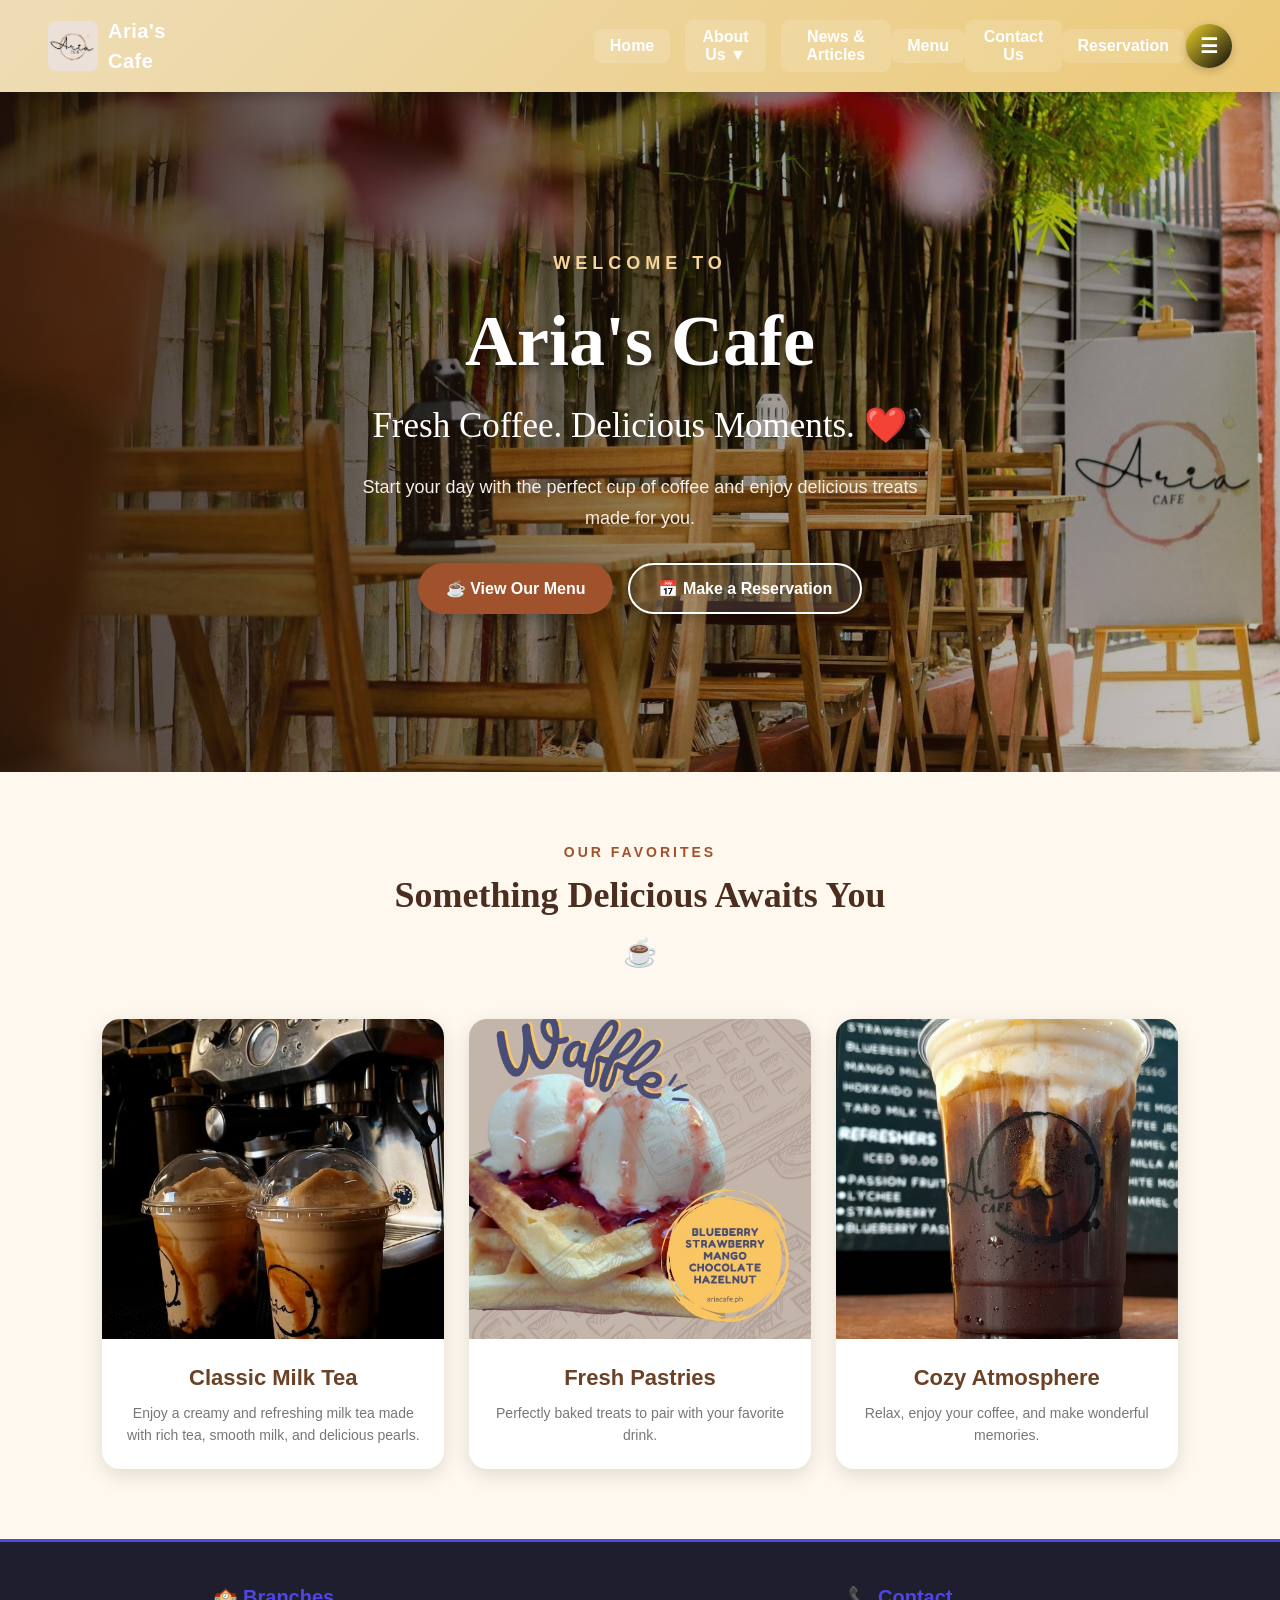
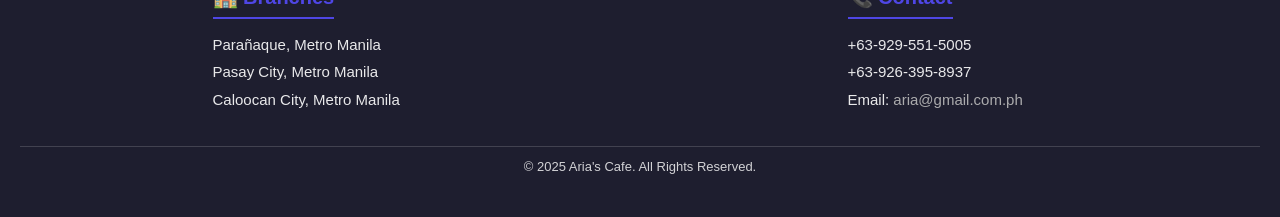
<file: index.html>
<!DOCTYPE html>
<html lang="en">
<head>
  <meta charset="UTF-8">
  <title>Aria's Cafe</title>
  <link rel="stylesheet" href="dcsa.css">
</head>
<body>

  <!-- ===== NAVIGATION ===== -->
  <nav>
    <div style="display: flex; align-items: center; gap: 10px;">
      <img src="olog.jpg" alt="Datamex Logo" style="width: 50px; height: 50px;">
      <strong>Aria's Cafe</strong>
    </div>
    
    <div class="nav-buttons">
      <button class="btn" onclick="window.location.href='index.html'">Home</button>
      <div class="dropdown">
        <button class="btn">About Us ▼</button>
        <div class="dropdown-content">
          <button onclick="window.location.href='history.html'">Our History</button>   
          <button onclick="window.location.href='mission.html'">Our Mission & Vision</button>
        </div>
      </div>

      <button class="btn" onclick="window.location.href='news.html'">News & Articles</button>
    </div>

    <button class="btn" onclick="window.location.href='menu.html'">Menu</button>
  </div>

    <button class="btn" onclick="window.location.href='contact.html'">Contact Us</button>
  </div>

  <button class="btn" onclick="window.location.href='reservation.html'">Reservation</button>
</div>

    <div class="profile-wrapper" id="profileWrapper">
      <button id="profileBtn" class="profile-btn" aria-haspopup="true" aria-expanded="false">☰</button>
      <ul id="profileMenu" class="profile-menu">
        <li><a href="profile.html" class="profile-item">👤 My Profile</a></li>
        <li><a href="login.html" id="logoutBtn" class="profile-item">➜] Logout</a></li>
      </ul>
    </div>
  </nav>

  <!-- ===== HOME SECTION ===== -->
<section id="home" class="home-hero">

  <div class="hero-overlay"></div>

  <div class="hero-content">
    <p class="hero-small">WELCOME TO</p>

    <h1>Aria's Cafe</h1>

    <p class="hero-subtitle">
      Fresh Coffee. Delicious Moments. ❤️
    </p>

    <p class="hero-description">
      Start your day with the perfect cup of coffee
      and enjoy delicious treats made for you.
    </p>

    <div class="hero-buttons">
      <button onclick="window.location.href='menu.html'" class="hero-btn">
        ☕ View Our Menu
      </button>

      <button onclick="window.location.href='reservation.html'" class="hero-btn outline">
        📅 Make a Reservation
      </button>
    </div>
  </div>

</section>

<!-- ===== FEATURED SECTION ===== -->
<section class="featured-section">

  <div class="section-title">
    <p>OUR FAVORITES</p>
    <h2>Something Delicious Awaits You</h2>
    <span>☕</span>
  </div>

  <div class="featured-grid">

    <div class="featured-card">
      <img src="b1.jpg" alt="Fresh Coffee">
      <div class="featured-info">
        <h3>Classic Milk Tea</h3>
        <p>
          Enjoy a creamy and refreshing milk tea made with rich tea, smooth milk, and delicious pearls.
        </p>
      </div>
    </div>

    <div class="featured-card">
      <img src="b3.jpg" alt="Fresh Pastries">
      <div class="featured-info">
        <h3>Fresh Pastries</h3>
        <p>
          Perfectly baked treats to pair with your favorite drink.
        </p>
      </div>
    </div>

    <div class="featured-card">
      <img src="b4.jpg" alt="Cozy Cafe">
      <div class="featured-info">
        <h3>Cozy Atmosphere</h3>
        <p>
          Relax, enjoy your coffee, and make wonderful memories.
        </p>
      </div>
    </div>

  </div>

</section>


  


  <!-- ===== FOOTER ===== -->
  <footer class="footer">
    <div class="footer-container">
      
      <div class="footer-section">
        <h2>🏫 Branches</h2>
        <p>Parañaque, Metro Manila</p>
        <p>Pasay City, Metro Manila</p>
        <p>Caloocan City, Metro Manila</p>
      </div>

      <div class="footer-section">
        <h2>📞 Contact</h2>
        <p>+63-929-551-5005</p>
        <p>+63-926-395-8937</p>
        <p>Email: <a href="mailto:info@datamex.edu.ph">aria@gmail.com.ph</a></p>
      </div>

    </div>

    <div class="footer-bottom">
      <p>© 2025 Aria's Cafe. All Rights Reserved.</p>
    </div>
  </footer>

  <script src="dcsa.js"></script>
</body>
</html>
</file>
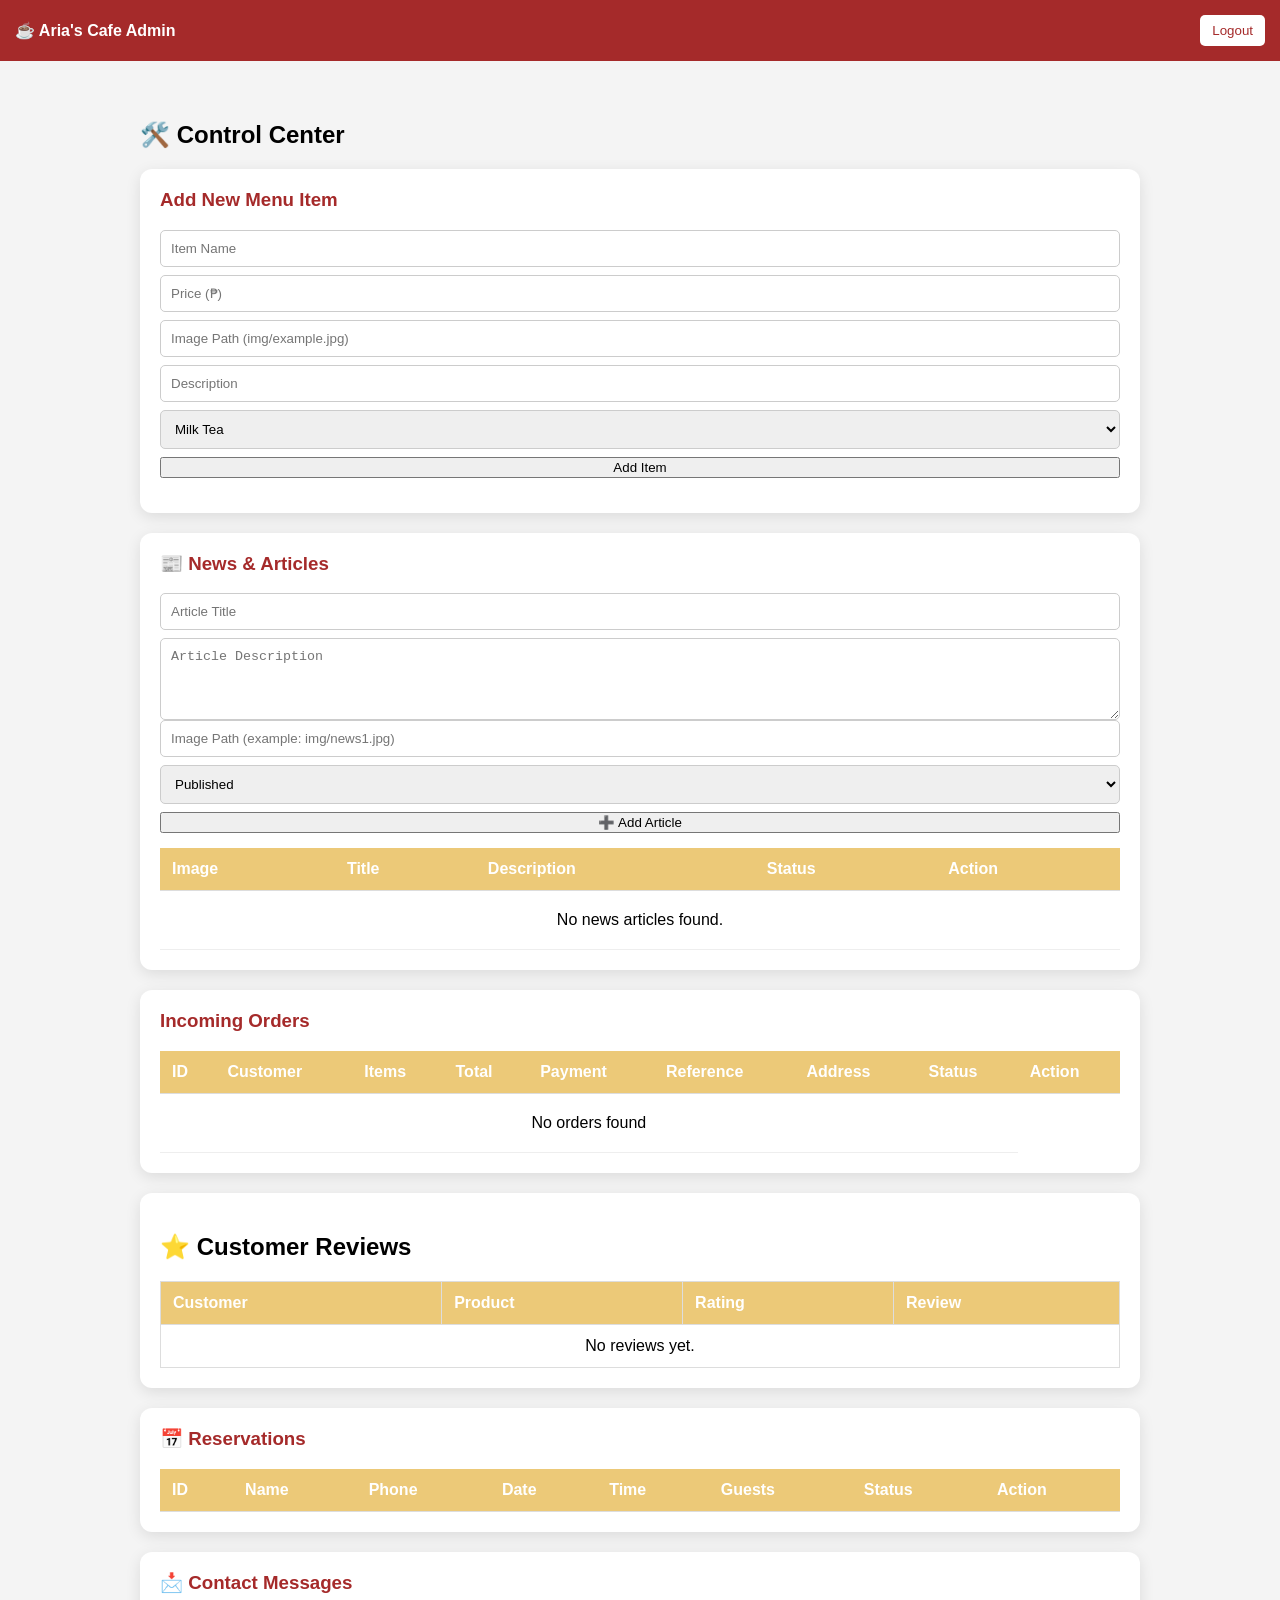
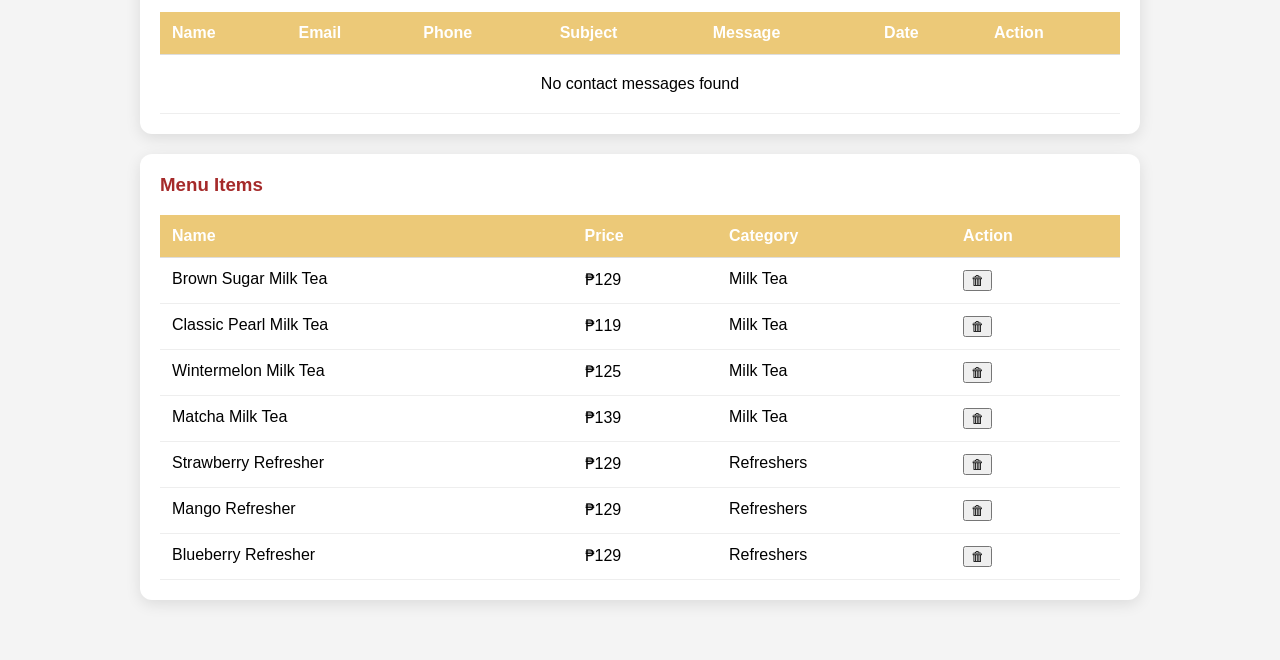
<file: admin.html>
<!DOCTYPE html>
<html lang="en">
<head>
<meta charset="UTF-8">
<meta name="viewport" content="width=device-width, initial-scale=1.0">
<title>Admin Dashboard - Aria's Cafe</title>

<style>
body{font-family:Arial;margin:0;background:#f4f4f4}
nav{display:flex;justify-content:space-between;align-items:center;background:brown;color:white;padding:15px}
.btn{padding:8px 12px;background:white;color:brown;border:none;border-radius:5px;cursor:pointer}
.admin-container{padding:40px;max-width:1000px;margin:auto}
.admin-card{background:white;padding:20px;border-radius:12px;box-shadow:0 4px 15px rgba(0,0,0,0.1);margin-bottom:20px}
.admin-table{width:100%;border-collapse:collapse;margin-top:15px}
.admin-table th,.admin-table td{border-bottom:1px solid #ddd;padding:12px;text-align:left}
.form-group{margin-bottom:15px;display:flex;flex-direction:column}
.form-group input,.form-group select{padding:10px;border-radius:5px;border:1px solid #ccc;margin-bottom:8px}
.status-badge{padding:5px 10px;border-radius:20px;font-size:12px;font-weight:bold}
.status-pending{background:#fef9c3;color:#854d0e}
.status-receive{background:#3498db;color:white;}
.status-ship{background: #e8ec05; color: white;}
.status-rejected{background:#e74c3c;color:white;}
.status-complete{background:#dcfce7;color:#166534}
/* CONTACT SECTION */
.admin-card h3{
  margin-top:0;
  color:brown;
}

.admin-table{
  width:100%;
  border-collapse:collapse;
  margin-top:15px;
}

.admin-table th{
  background:#ecc978;
  color:white;
  padding:12px;
}

.admin-table td{
  padding:12px;
  border-bottom:1px solid #eee;
  vertical-align:top;
}

.admin-table tr:hover{
  background:#fafafa;
}

/* CONTACT MESSAGE BOX */
.message-cell{
  max-width:250px;
  white-space:normal;
  word-wrap:break-word;
}

.review-table{
  width:100%;
  border-collapse:collapse;
  margin-top:15px;
}

.review-table th,
.review-table td{
  border:1px solid #ddd;
  padding:12px;
  text-align:left;
}

.review-table th{
  background:#ecc978;
  color:white;
}

.review-table tr:nth-child(even){
  background:#f9f9f9;
}

.review-stars{
  color:gold;
  font-size:18px;
}

</style>
</head>
<body>

<nav>
<strong>☕ Aria's Cafe Admin</strong>
<div>
<button class="btn" onclick="logout()">Logout</button>
</div>
</nav>

<div class="admin-container">
<h2>🛠️ Control Center</h2>

<!-- ADD MENU -->
<div class="admin-card">
<h3>Add New Menu Item</h3>
<div class="form-group">
<input type="text" id="pName" placeholder="Item Name">
<input type="number" id="pPrice" placeholder="Price (₱)">
<input type="text" id="pImg" placeholder="Image Path (img/example.jpg)">
<input type="text" id="pDescription" placeholder="Description">
<select id="pCategory">
<option value="Milk Tea">Milk Tea</option>
<option value="Refreshers">Refreshers</option>
</select>
<button onclick="addProduct()">Add Item</button>
</div>
</div>

<!-- NEWS & ARTICLES -->
<div class="admin-card">
  <h3>📰 News & Articles</h3>

  <div class="form-group">
    <input type="hidden" id="newsEditIndex">

    <input
      type="text"
      id="newsTitle"
      placeholder="Article Title"
    >

    <textarea
      id="newsDescription"
      placeholder="Article Description"
      rows="4"
      style="padding:10px;border-radius:5px;border:1px solid #ccc;resize:vertical;"
    ></textarea>

    <input
      type="text"
      id="newsImage"
      placeholder="Image Path (example: img/news1.jpg)"
    >

    <select id="newsStatus">
      <option value="Published">Published</option>
      <option value="Hidden">Hidden</option>
    </select>

    <button onclick="saveNews()">➕ Add Article</button>
  </div>

  <table class="admin-table">
    <thead>
      <tr>
        <th>Image</th>
        <th>Title</th>
        <th>Description</th>
        <th>Status</th>
        <th>Action</th>
      </tr>
    </thead>

    <tbody id="newsAdminBody"></tbody>
  </table>
</div>

<!-- ORDERS -->
<div class="admin-card">
<h3>Incoming Orders</h3>
<table class="admin-table">
<thead>
  <tr>
    <th>ID</th>
    <th>Customer</th>
    <th>Items</th>
    <th>Total</th>
    <th>Payment</th>
    <th>Reference</th>
    <th>Address</th>
    <th>Status</th>
    <th>Action</th>
    </tr>
</thead>
<tbody id="adminOrdersBody"></tbody>
</table>
</div>

<div class="admin-card">
  <h2>⭐ Customer Reviews</h2>

  <table class="review-table">
    <thead>
      <tr>
        <th>Customer</th>
        <th>Product</th>
        <th>Rating</th>
        <th>Review</th>
      </tr>
    </thead>

    <tbody id="reviewsTableBody">
    </tbody>
  </table>
</div>


<div class="admin-card">
    <h3>📅 Reservations</h3>
    
    <table class="admin-table">
    <thead>
    <tr>
    <th>ID</th>
    <th>Name</th>
    <th>Phone</th>
    <th>Date</th>
    <th>Time</th>
    <th>Guests</th>
    <th>Status</th>
    <th>Action</th>
    </tr>
    </thead>
    
    <tbody id="reservationBody"></tbody>
    </table>
    </div>

    <div class="admin-card">
      <h3>📩 Contact Messages</h3>
    
      <table class="admin-table">
    <thead>
        <tr>
            <th>Name</th>
            <th>Email</th>
            <th>Phone</th>
            <th>Subject</th>
            <th>Message</th>
            <th>Date</th>
            <th>Action</th>
        </tr>
    </thead>
    <tbody id="contactTable"></tbody>
</table>
</div>

    <div class="admin-card">
      <h3>Menu Items</h3>
      
      <table class="admin-table">
      <thead>
      <tr>
      <th>Name</th>
      <th>Price</th>
      <th>Category</th>
      <th>Action</th>
      </tr>
      </thead>
      
      <tbody id="menuBody"></tbody>
      </table>
      </div>

<script>

// LOAD ORDERS
window.onload = function(){
  renderAdminOrders();
  renderReservations();
  renderMenu(); 
  renderContacts();
  loadReviews();
  renderNewsAdmin();
}

// ===== RENDER ADMIN ORDERS =====
function renderAdminOrders() {

const orders = JSON.parse(localStorage.getItem("orders")) || [];

const body = document.getElementById("adminOrdersBody");

if (!body) return;

// EMPTY STATE
if (orders.length === 0) {

  body.innerHTML = `
    <tr>
      <td colspan="8" style="text-align:center; padding:20px;">
        No orders found
      </td>
    </tr>
  `;

  return;
}

body.innerHTML = orders.map((order, index) => {

  // STATUS DESIGN
  let statusClass = "status-pending";

if(order.status === "Completed"){
  statusClass = "status-complete";
}
else if(order.status === "To Ship"){
  statusClass = "status-ship";
}
else if(order.status === "To Receive"){
  statusClass = "status-receive";
}
else if(order.status === "Rejected"){
  statusClass = "status-rejected";
}

  // ITEMS
  const items = Array.isArray(order.items)
    ? order.items.join(", ")
    : order.items;

    return `

<tr>

  <td>#${index + 1}</td>

  <td>${order.userName}</td>

  <td>${order.itemName}</td>

  <td>₱${order.total || 0}</td>

  <td>${order.payment || "N/A"}</td>

  <td>${order.referenceNumber || "-"}</td>

  <td>${order.address || "N/A"}</td>

  <td>
    <span class="status-badge ${statusClass}">
      ${order.status || "Pending"}
    </span>
  </td>

  <td>

<button onclick="shipOrder(${index})">📦</button>

<button onclick="receivedOrder(${index})">🚚</button>

<button onclick="completeOrder(${index})">✔</button>

<button onclick="rejectOrder(${index})">❌</button>

<button onclick="deleteOrder(${index})">🗑️</button>

</td>
</tr>

`;


}).join("");

}

// ==========================================
// NEWS & ARTICLES MANAGEMENT
// ==========================================

function saveNews(){

const title =
  document.getElementById("newsTitle").value.trim();

const description =
  document.getElementById("newsDescription").value.trim();

const image =
  document.getElementById("newsImage").value.trim();

const status =
  document.getElementById("newsStatus").value;

const editIndex =
  document.getElementById("newsEditIndex").value;

if(!title || !description || !image){

  alert("Please complete all article fields.");
  return;
}

let news =
  JSON.parse(localStorage.getItem("news")) || [];

const article = {
  title: title,
  description: description,
  image: image,
  status: status,
  date: new Date().toLocaleDateString()
};

// EDIT
if(editIndex !== ""){

  news[Number(editIndex)] = article;

  alert("✅ Article updated!");

}else{

  // ADD
  news.push(article);

  alert("✅ Article added!");

}

localStorage.setItem(
  "news",
  JSON.stringify(news)
);

clearNewsForm();
renderNewsAdmin();
}


// ==========================================
// DISPLAY NEWS IN ADMIN
// ==========================================

function renderNewsAdmin(){

const news =
  JSON.parse(localStorage.getItem("news")) || [];

const body =
  document.getElementById("newsAdminBody");

if(!body) return;

if(news.length === 0){

  body.innerHTML = `
    <tr>
      <td colspan="5"
          style="text-align:center;padding:20px;">
        No news articles found.
      </td>
    </tr>
  `;

  return;
}

body.innerHTML = news.map((article,index)=>`

  <tr>

    <td>
      <img
        src="${article.image}"
        alt="${article.title}"
        style="
          width:80px;
          height:60px;
          object-fit:cover;
          border-radius:8px;
        "
      >
    </td>

    <td>
      <strong>${article.title}</strong>
    </td>

    <td class="message-cell">
      ${article.description}
    </td>

    <td>

      <span class="status-badge ${
        article.status === "Published"
        ? "status-complete"
        : "status-rejected"
      }">

        ${article.status}

      </span>

    </td>

    <td>

      <button onclick="editNews(${index})">
        ✎
      </button>

      <button onclick="toggleNews(${index})">
        👁
      </button>

      <button onclick="deleteNews(${index})">
        🗑️
      </button>

    </td>

  </tr>

`).join("");

}


// ==========================================
// EDIT NEWS
// ==========================================

function editNews(index){

const news =
  JSON.parse(localStorage.getItem("news")) || [];

const article = news[index];

document.getElementById("newsTitle").value =
  article.title;

document.getElementById("newsDescription").value =
  article.description;

document.getElementById("newsImage").value =
  article.image;

document.getElementById("newsStatus").value =
  article.status;

document.getElementById("newsEditIndex").value =
  index;

window.scrollTo({
  top: 0,
  behavior: "smooth"
});

}


// ==========================================
// HIDE / PUBLISH NEWS
// ==========================================

function toggleNews(index){

let news =
  JSON.parse(localStorage.getItem("news")) || [];

if(news[index].status === "Published"){

  news[index].status = "Hidden";

}else{

  news[index].status = "Published";

}

localStorage.setItem(
  "news",
  JSON.stringify(news)
);

renderNewsAdmin();

}


// ==========================================
// DELETE NEWS
// ==========================================

function deleteNews(index){

let news =
  JSON.parse(localStorage.getItem("news")) || [];

if(!confirm("Delete this article?")){
  return;
}

news.splice(index,1);

localStorage.setItem(
  "news",
  JSON.stringify(news)
);

renderNewsAdmin();

}


// ==========================================
// CLEAR FORM
// ==========================================

function clearNewsForm(){

document.getElementById("newsTitle").value = "";

document.getElementById("newsDescription").value = "";

document.getElementById("newsImage").value = "";

document.getElementById("newsStatus").value =
  "Published";

document.getElementById("newsEditIndex").value = "";

}



// ===== SHIP ORDER =====
function shipOrder(index) {

let orders = JSON.parse(localStorage.getItem("orders")) || [];

orders[index].status = "To Ship";

localStorage.setItem("orders", JSON.stringify(orders));

renderAdminOrders();

}



// ===== RECEIVED ORDER =====
function receivedOrder(index) {

let orders = JSON.parse(localStorage.getItem("orders")) || [];

orders[index].status = "To Receive";

localStorage.setItem("orders", JSON.stringify(orders));

renderAdminOrders();

}



// ===== COMPLETE ORDER =====
function completeOrder(index) {

let orders = JSON.parse(localStorage.getItem("orders")) || [];

orders[index].status = "Completed";

localStorage.setItem("orders", JSON.stringify(orders));

renderAdminOrders();

}



// ===== DELETE ORDER =====
function deleteOrder(index) {

let orders = JSON.parse(localStorage.getItem("orders")) || [];

const confirmDelete = confirm("Delete this order?");

if (!confirmDelete) return;

orders.splice(index, 1);

localStorage.setItem("orders", JSON.stringify(orders));

renderAdminOrders();

}



// ===== LOAD ORDERS =====
renderAdminOrders();
// ADD MENU ITEM
function addProduct(){

let name = document.getElementById("pName").value.trim();
let description = document.getElementById("pDescription").value.trim();
let price = document.getElementById("pPrice").value;
let img = document.getElementById("pImg").value.trim();
let category = document.getElementById("pCategory").value;

if(!name || !description || !price || !img){
  alert("Please complete all menu item fields.");
  return;
}

let menu =
  JSON.parse(localStorage.getItem("menu")) || [];

menu.push({
  name: name,
  description: description,
  price: Number(price),
  img: img,
  category: category
});

localStorage.setItem(
  "menu",
  JSON.stringify(menu)
);

alert("✅ Item added to menu!");

document.getElementById("pName").value = "";
document.getElementById("pDescription").value = "";
document.getElementById("pPrice").value = "";
document.getElementById("pImg").value = "";

renderMenu();
}


function renderReservations(){

const reservations =
JSON.parse(localStorage.getItem("reservations")) || [];

const body =
document.getElementById("reservationBody");

body.innerHTML = reservations.map((r,index)=>{

  let statusClass = "status-pending";

  if(r.status === "Confirmed"){
  statusClass = "status-ship";
}
else if(r.status === "Completed"){
  statusClass = "status-complete";
}
else if(r.status === "Cancelled"){
  statusClass = "status-rejected";
}
else if(r.status === "Rejected"){
  statusClass = "status-rejected";
}

  return `
    <tr>

      <td>#${index+1}</td>

      <td>${r.name}</td>

      <td>${r.phone}</td>

      <td>${r.date}</td>

      <td>${r.time}</td>

      <td>${r.guests}</td>

      <td>
        <span class="status-badge ${statusClass}">
          ${r.status || "Pending"}
        </span>
      </td>

      <td>

<button onclick="confirmReservation(${index})" title="Confirm Reservation">
  👍
</button>

<button onclick="rejectReservation(${index})" title="Reject Reservation">
  🚫
</button>

<button onclick="completeReservation(${index})" title="Complete Reservation">
  ✅
</button>

<button onclick="cancelReservation(${index})" title="Cancel Reservation">
  ❌
</button>

<button onclick="deleteReservation(${index})" title="Delete Reservation">
  🗑️
</button>

      </td>

    </tr>
  `;

}).join("");

}

function rejectReservation(index){

let reservations =
  JSON.parse(localStorage.getItem("reservations")) || [];

const reservation = reservations[index];

const reason = prompt(
  "Reason for rejecting this reservation?\n\n" +
  "Example:\n" +
  "- Full reservation for this time\n" +
  "- No available tables\n" +
  "- Too many guests for this time slot"
);

if(!reason || !reason.trim()){
  return;
}

reservations[index].status = "Rejected";
reservations[index].rejectReason = reason.trim();

localStorage.setItem(
  "reservations",
  JSON.stringify(reservations)
);

renderReservations();

alert("❌ Reservation rejected.");
} 

function deleteReservation(i){
  let reservations = JSON.parse(localStorage.getItem("reservations"));
  reservations.splice(i,1);
  localStorage.setItem("reservations", JSON.stringify(reservations));
  renderReservations();
}

function logout(){
  location.href='login.html';
}

function renderMenu(){
  const menu = JSON.parse(localStorage.getItem("menu")) || [];
  const body = document.getElementById("menuBody");

  body.innerHTML = menu.map((item,index)=>`
    <tr>
      <td>${item.name}</td>
      <td>₱${item.price}</td>
      <td>${item.category}</td>
      <td>
        <button class="admin-btn delete-btn" onclick="deleteMenu(${index})">🗑</button>
      </td>
    </tr>
  `).join("");
}

function deleteMenu(i){
  let menu = JSON.parse(localStorage.getItem("menu"));
  menu.splice(i,1); // remove item
  localStorage.setItem("menu", JSON.stringify(menu));
  renderMenu();
}

const users =
JSON.parse(localStorage.getItem("users")) || [];

let allOrders = [];

users.forEach(user => {

  const userOrders =
  JSON.parse(
    localStorage.getItem(
      "orders_" + user.email
    )
  ) || [];

  allOrders.push(...userOrders);

});

console.log(allOrders);
let orders =
JSON.parse(localStorage.getItem("orders")) || [];


// ===== CONTACT MESSAGES =====

function renderContacts(){

const contacts =
JSON.parse(localStorage.getItem("contacts")) || [];

const table =
document.getElementById("contactTable");

if(!table) return;

if(contacts.length === 0){

  table.innerHTML = `
    <tr>
      <td colspan="7" style="text-align:center;padding:20px;">
        No contact messages found
      </td>
    </tr>
  `;

  return;
}

table.innerHTML = contacts.map((contact,index)=>`

  <tr>

    <td>${contact.name || "-"}</td>

    <td>${contact.email || "-"}</td>

    <td>${contact.phone || "-"}</td>

    <td>${contact.subject || "-"}</td>

    <td>${contact.message || "-"}</td>

    <td>${contact.date || "-"}</td>

    <td>

      <button onclick="deleteContact(${index})">
        🗑️
      </button>

    </td>

  </tr>

`).join("");

}


function deleteContact(index){

let contacts =
JSON.parse(localStorage.getItem("contacts")) || [];

const confirmDelete =
confirm("Delete this message?");

if(!confirmDelete) return;

contacts.splice(index,1);

localStorage.setItem(
  "contacts",
  JSON.stringify(contacts)
);

renderContacts();

}

function verifyPayment(index){

let orders =
JSON.parse(localStorage.getItem("orders")) || [];

orders[index].status =
"Payment Verified";

localStorage.setItem(
"orders",
JSON.stringify(orders)
);

renderAdminOrders();

}

function rejectOrder(index){

let orders =
JSON.parse(localStorage.getItem("orders")) || [];

const reason = prompt(
  "Reason for rejection?\n\nExample:\n- Invalid reference number\n- Item sold out"
);

if(!reason) return;

orders[index].status = "Rejected";
orders[index].rejectReason = reason;

localStorage.setItem(
  "orders",
  JSON.stringify(orders)
);

renderAdminOrders();

}

function confirmReservation(index){

let reservations =
JSON.parse(localStorage.getItem("reservations")) || [];

reservations[index].status =
"Confirmed";

localStorage.setItem(
"reservations",
JSON.stringify(reservations)
);

renderReservations();
}

function completeReservation(index){

let reservations =
JSON.parse(localStorage.getItem("reservations")) || [];

reservations[index].status =
"Completed";

localStorage.setItem(
"reservations",
JSON.stringify(reservations)
);

renderReservations();
}

function cancelReservation(index){

let reservations =
JSON.parse(localStorage.getItem("reservations")) || [];

reservations[index].status =
"Cancelled";

localStorage.setItem(
"reservations",
JSON.stringify(reservations)
);

renderReservations();
}

function loadReviews(){

const orders =
JSON.parse(localStorage.getItem("orders")) || [];

const tbody =
document.getElementById("reviewsTableBody");

tbody.innerHTML = "";

const reviewedOrders =
orders.filter(order => order.review);

if(reviewedOrders.length === 0){

  tbody.innerHTML = `
    <tr>
      <td colspan="4" style="text-align:center;">
        No reviews yet.
      </td>
    </tr>
  `;

  return;
}

reviewedOrders.forEach(order => {

  tbody.innerHTML += `
    <tr>
      <td>${order.customerName || order.name || "Customer"}</td>
      <td>${order.itemName}</td>
      <td class="review-stars">
        ${"⭐".repeat(order.rating)}
      </td>
      <td>${order.review}</td>
    </tr>
  `;

});

}

</script>

</body>
</html>
</file>
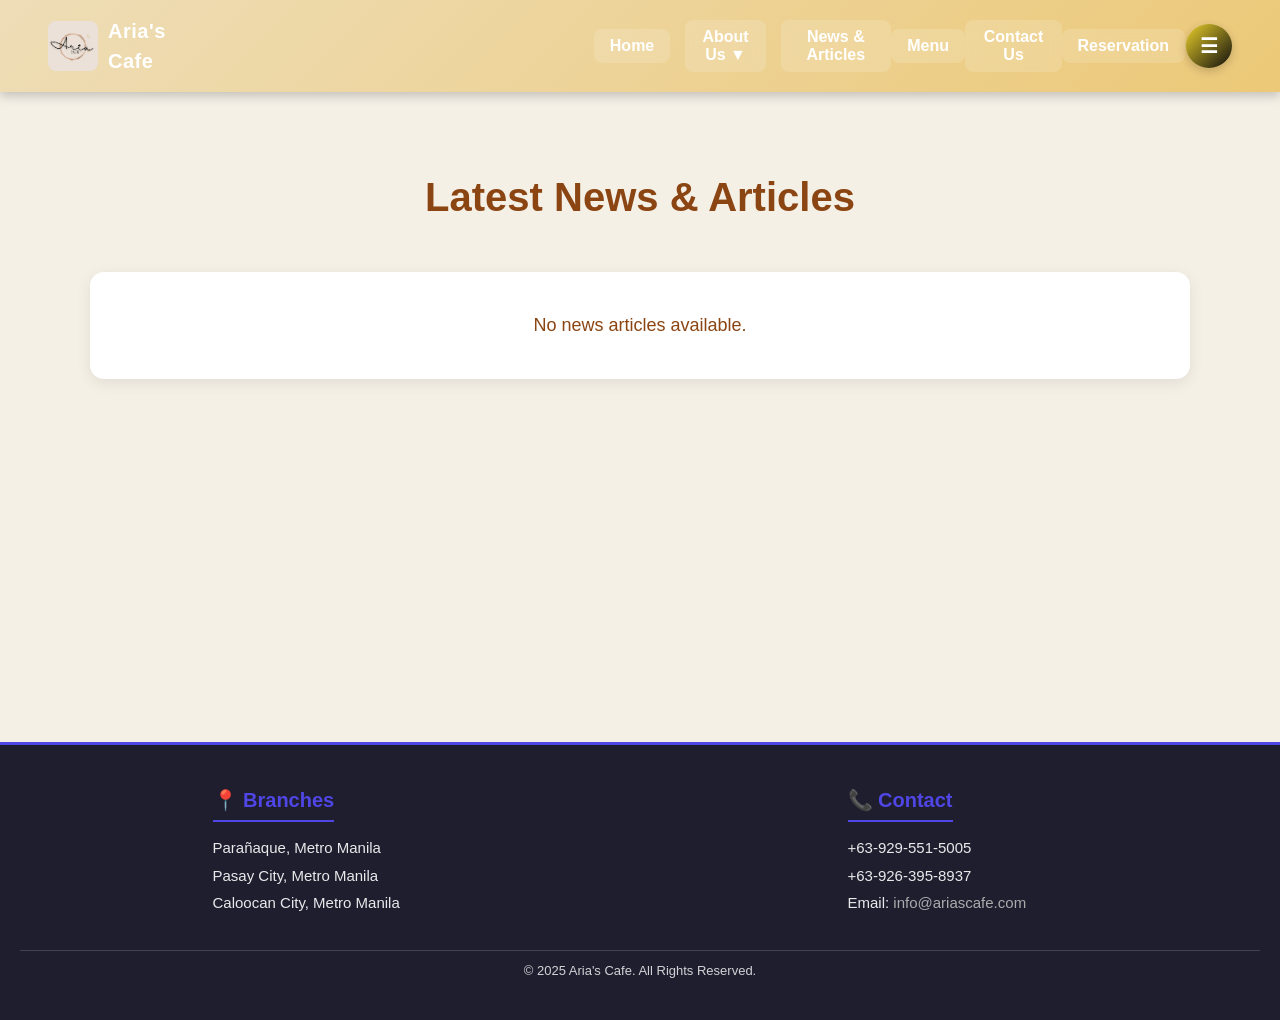
<file: news.html>
<!DOCTYPE html>
<html lang="en">
<head>
  <meta charset="UTF-8">
  <title>News & Articles - Aria's Cafe</title>
  <link rel="stylesheet" href="dcsa.css">

  <style>
    /* ==========================================
       NEWS & ARTICLES PAGE
       ========================================== */
    
    .news-section {
      padding: 65px 7% 80px;
      background: #f5f0e6;
      min-height: 650px;
    }
    
    /* PAGE TITLE */
    .news-title {
      text-align: center;
      font-size: 40px;
      font-weight: 700;
      margin: 10px 0 45px;
      color: #8b4513;
    }
    
    /* NEWS GRID */
    .news-container {
      width: 100%;
      max-width: 1150px;
      margin: 0 auto;
    
      display: grid;
      grid-template-columns: repeat(3, 1fr);
      gap: 28px;
    
      align-items: stretch;
    }
    
    /* ==========================================
       NEWS CARD
       ========================================== */
    
    .news-card {
      background: #ffffff;
      border-radius: 16px;
      overflow: hidden;
    
      box-shadow: 0 5px 18px rgba(93, 61, 35, 0.13);
    
      display: flex;
      flex-direction: column;
    
      transition:
        transform 0.3s ease,
        box-shadow 0.3s ease;
    }
    
    /* HOVER */
    .news-card:hover {
      transform: translateY(-6px);
      box-shadow: 0 10px 25px rgba(93, 61, 35, 0.20);
    }
    
    /* ==========================================
       NEWS IMAGE
       ========================================== */
    
    .news-card img {
      width: 100%;
      height: 185px;
    
      display: block;
    
      object-fit: cover;
      object-position: center;
    
      background: #eadcc7;
    }
    
    /* ==========================================
       NEWS CONTENT
       ========================================== */
    
    .news-content {
      padding: 20px 21px 22px;
    
      display: flex;
      flex-direction: column;
    
      flex: 1;
    }
    
    /* ARTICLE TITLE */
    
    .news-content h3 {
      margin: 0 0 10px;
    
      color: #8b4513;
    
      font-size: 20px;
      line-height: 1.3;
      font-weight: 700;
    }
    
    /* ARTICLE DESCRIPTION */
    
    .news-content p {
      margin: 0 0 18px;
    
      color: #555;
    
      font-size: 14px;
      line-height: 1.7;
    
      flex: 1;
    }
    
    /* READ MORE */
    
    .read-more {
      display: inline-block;
    
      color: #b5651d;
    
      font-size: 14px;
      font-weight: 700;
    
      text-decoration: none;
    
      cursor: pointer;
    
      transition: 0.25s ease;
    }
    
    .read-more:hover {
      color: #8b4513;
      transform: translateX(4px);
    }
    
    
    /* ==========================================
       NO NEWS MESSAGE
       ========================================== */
    
    .news-container > p {
      width: 100%;
    
      padding: 40px 20px;
    
      background: #fff;
    
      border-radius: 14px;
    
      box-shadow: 0 4px 15px rgba(0,0,0,0.08);
    }
    
    
    /* ==========================================
       TABLET
       ========================================== */
    
    @media (max-width: 1000px) {
    
      .news-section {
        padding: 55px 5% 70px;
      }
    
      .news-container {
        grid-template-columns: repeat(2, 1fr);
        gap: 25px;
      }
    
    }
    
    
    /* ==========================================
       MOBILE
       ========================================== */
    
    @media (max-width: 650px) {
    
      .news-section {
        padding: 45px 20px 60px;
      }
    
      .news-title {
        font-size: 32px;
        margin-bottom: 35px;
      }
    
      .news-container {
        grid-template-columns: 1fr;
        gap: 22px;
      }
    
      .news-card img {
        height: 190px;
      }
    
      .news-content {
        padding: 18px;
      }
    
      .news-content h3 {
        font-size: 19px;
      }
    
      .news-content p {
        font-size: 14px;
      }
    
    }
    
    
    /* ==========================================
       VERY SMALL SCREEN
       ========================================== */
    
    @media (max-width: 400px) {
    
      .news-section {
        padding-left: 15px;
        padding-right: 15px;
      }
    
      .news-title {
        font-size: 28px;
      }
    
      .news-card img {
        height: 170px;
      }
    
    }
    </style>
</head>

<body>

  <!-- ===== NAVIGATION ===== -->
  <nav>
    <div style="display: flex; align-items: center; gap: 10px;">
      <img src="olog.jpg" alt="Datamex Logo" style="width: 50px; height: 50px;">
      <strong>Aria's Cafe</strong>
    </div>
    
    <div class="nav-buttons">
      <button class="btn" onclick="window.location.href='index.html'">Home</button>
      <div class="dropdown">
        <button class="btn">About Us ▼</button>
        <div class="dropdown-content">
          <button onclick="window.location.href='history.html'">Our History</button>   
          <button onclick="window.location.href='mission.html'">Our Mission & Vision</button>
        </div>
      </div>

      <button class="btn" onclick="window.location.href='news.html'">News & Articles</button>
    </div>

    <button class="btn" onclick="window.location.href='menu.html'">Menu</button>
  </div>

    <button class="btn" onclick="window.location.href='contact.html'">Contact Us</button>
  </div>

  </div>
  <button class="btn" onclick="window.location.href='reservation.html'">Reservation</button>
</div>

    <div class="profile-wrapper" id="profileWrapper">
      <button id="profileBtn" class="profile-btn" aria-haspopup="true" aria-expanded="false">☰</button>
      <ul id="profileMenu" class="profile-menu">
        <li><a href="profile.html" class="profile-item">👤 My Profile</a></li>
        <li><a href="login.html" id="logoutBtn" class="profile-item">➜] Logout</a></li>
      </ul>
    </div>
  </nav>



  <!-- ===== NEWS SECTION ===== -->
  <section class="news-section">

    <h1 class="news-title">Latest News & Articles</h1>
  
    <div
      class="news-container"
      id="newsContainer">
    </div>
  
  </section>


  <!-- ===== FOOTER ===== -->
  <footer class="footer">
    <div class="footer-container">
      
      <div class="footer-section">
        <h2>📍 Branches</h2>
        <p>Parañaque, Metro Manila</p>
        <p>Pasay City, Metro Manila</p>
        <p>Caloocan City, Metro Manila</p>
      </div>

      <div class="footer-section">
        <h2>📞 Contact</h2>
        <p>+63-929-551-5005</p>
        <p>+63-926-395-8937</p>
        <p>Email: <a href="mailto:info@ariascafe.com">info@ariascafe.com</a></p>
      </div>
    </div>

    <div class="footer-bottom">
      <p>© 2025 Aria's Cafe. All Rights Reserved.</p>
    </div>
  </footer>

  <script>

    function renderNews(){
    
      const news =
        JSON.parse(localStorage.getItem("news")) || [];
    
      const container =
        document.getElementById("newsContainer");
    
      if(!container) return;
    
      const publishedNews =
        news.filter(article =>
          article.status === "Published"
        );
    
      if(publishedNews.length === 0){
    
        container.innerHTML = `
          <p style="
            text-align:center;
            grid-column:1/-1;
            font-size:18px;
            color:#8b4513;
          ">
            No news articles available.
          </p>
        `;
    
        return;
      }
    
      container.innerHTML =
        publishedNews.map(article => `
    
          <div class="news-card">
    
            <img
              src="${article.image}"
              alt="${article.title}"
            >
    
            <div class="news-content">
    
              <h3>
                ${article.title}
              </h3>
    
              <p>
                ${article.description}
              </p>
    
              <span class="read-more">
                Read More →
              </span>
    
            </div>
    
          </div>
    
        `).join("");
    
    }
    
    renderNews();
    
    </script>

  <script src="dcsa.js"></script>
</body>
</html>
</file>
<file: dcsa.css>
/* =====================================
   GLOBAL STYLES
===================================== */
* {
  box-sizing: border-box;
  margin: 0;
  padding: 0;
}

body {
  font-family: "Segoe UI", Arial, sans-serif;
  background-color: #f3f4f6;
  color: #333;
  line-height: 1.5;
  display: flex;
  flex-direction: column;
  min-height: 100vh;
}

/* Containers */
.container {
  padding: 1rem;
}

.page, main, .content-wrapper {
  flex: 1;
  min-height: 100vh;
}

/* =====================================
   NAVIGATION BAR
===================================== */
nav {
  background: linear-gradient(135deg, #eeddb7, #ecc978);
  color: white;
  padding: 1rem 3rem;
  display: flex;
  justify-content: space-between;
  align-items: center;
  box-shadow: 0 4px 10px rgba(0,0,0,0.2);
  position: sticky;
  top: 0;
  z-index: 1000;
}

nav img {
  border-radius: 8px;
}

nav strong {
  font-size: 20px;
  letter-spacing: 0.5px;
}

.nav-buttons {
  display: flex;
  align-items: center;
  gap: 15px;
  margin-left: 35%;
}

/* Navigation Buttons */
nav button {
  padding: 8px 16px;
  border: none;
  border-radius: 8px;
  cursor: pointer;
  font-size: 16px;
  font-weight: bold;
  transition: all 0.3s ease;
}

nav .btn {
  background: rgba(255, 255, 255, 0.15);
  color: #fff;
  backdrop-filter: blur(6px);
}

nav .btn:hover {
  color: black;
  background-color: white;
  transform: translateY(-2px);
}

nav .btn-outline {
  background: transparent;
  border: 2px solid white;
  color: white;
}

nav .btn-outline:hover {
  background: white;
  color: #b22222;
  transform: translateY(-2px);
}

/* Dropdown */
.dropdown {
  position: relative;
  display: inline-block;
}

.dropdown-content {
  display: none;
  position: absolute;
  background: #f9f9f9;
  min-width: 160px;
  border-radius: 6px;
  box-shadow: 0px 4px 10px rgba(0,0,0,0.1);
  overflow: hidden;
  z-index: 1;
}

.dropdown-content button {
  width: 100%;
  background: none;
  border: none;
  color: #333;
  text-align: left;
  padding: 10px 15px;
  font-size: 14px;
  cursor: pointer;
  transition: background 0.2s;
}

.dropdown-content button:hover {
  background: #e3a023;
  color: white;
}

.dropdown:hover .dropdown-content {
  display: block;
}

/* =====================================
   PROFILE DROPDOWN
===================================== */
.profile-wrapper {
  position: relative;
  display: inline-block;
}

.profile-btn {
  background: linear-gradient(135deg, #ead02a, #0e0d0d);
  color: white;
  font-size: 20px;
  padding: 10px 14px;
  border: none;
  border-radius: 50%;
  cursor: pointer;
  transition: all 0.3s ease;
  box-shadow: 0 3px 10px rgba(0,0,0,0.2);
}

.profile-btn:hover {
  transform: scale(1.1);
  background: linear-gradient(135deg, #0e0d0d, #ead02a);
}

.profile-menu {
  position: absolute;
  top: 55px;
  right: 0;
  background: white;
  border-radius: 10px;
  list-style: none;
  padding: 8px 0;
  margin: 0;
  width: 170px;
  box-shadow: 0 6px 20px rgba(0,0,0,0.15);
  display: none;
  opacity: 0;
  transform: translateY(-10px);
  transition: all 0.25s ease;
  z-index: 999;
}

.profile-menu.show {
  display: block;
  opacity: 1;
  transform: translateY(0);
}

.profile-item {
  display: block;
  padding: 10px 15px;
  text-decoration: none;
  color: #333;
  font-weight: 500;
  transition: background 0.3s, color 0.3s;
}

.profile-item:hover {
  background: linear-gradient(135deg, #004aad1a, #8000001a);
  color: #800000;
}

/* =====================================
   CONTENT & CARDS
===================================== */
.bgimg {
  background: url("./gb.jpg") center/cover no-repeat;
  min-height: 100vh;
  position: relative;
  color: #e5dcc159;
}

.card {
  background: #fff;
  padding: 1.5rem;
  border-radius: 10px;
  margin-bottom: 1.5rem;
  box-shadow: 0 4px 10px rgba(0,0,0,0.08);
  transition: transform 0.2s ease, box-shadow 0.2s ease;
}

.card:hover {
  transform: translateY(-3px);
  box-shadow: 0 6px 14px rgba(0,0,0,0.12);
}

/* Inputs */
.input {
  width: 100%;
  padding: 10px 12px;
  margin: 8px 0;
  border: 1.5px solid #d1d5db;
  border-radius: 6px;
  font-size: 15px;
  outline: none;
  transition: border-color 0.2s, box-shadow 0.2s;
}

.input:focus {
  border-color: #4F46E5;
  box-shadow: 0 0 0 3px rgba(79, 70, 229, 0.15);
}

/* Buttons */
.btn-main {
  background: linear-gradient(135deg, #4F46E5, #6366F1);
  color: #fff;
  border: none;
  padding: 10px 18px;
  border-radius: 6px;
  cursor: pointer;
  font-size: 15px;
  font-weight: 500;
  transition: background 0.2s ease, transform 0.1s ease;
}

.btn-main:hover {
  background: linear-gradient(135deg, #4338CA, #4F46E5);
  transform: translateY(-1px);
}

.btn-main:active {
  transform: translateY(1px);
  opacity: 0.9;
}

/* Tables */
table {
  width: 100%;
  border-collapse: collapse;
  margin-top: 10px;
  font-size: 14px;
}

th, td {
  padding: 8px;
  border-bottom: 1px solid #ddd;
  text-align: left;
}

th {
  background: #f3f4f6;
}

.menu {
  display: none;
  max-width: 900px;
  min-height: 100vh;
  margin: 30px auto;
  padding: 20px;
  border-radius: 12px;
  background: #fff;
  box-shadow: 0 4px 12px rgba(0,0,0,0.1);
}

.menu h2 {
  text-align: center;
  background-color: wheat;
  padding: 10px;
  border-radius: 8px;
  margin-bottom: 20px;
}

.menu-grid {
  display: grid;
  grid-template-columns: repeat(auto-fill, minmax(140px, 1fr));
  grid-auto-rows: 1fr;   /* Keeps row height consistent */
  gap: 15px;
  max-height: 550px;   
  overflow-y: auto;     
  padding: 10px;
}

.menu-item {
  background: rgb(229, 211, 179);
  border: 1px solid #ddd;
  border-radius: 10px;
  padding: 10px;
  text-align: center;
  font-size: 14px;
}

.menu-item img {
  width: 100%;
  height: 150px;   /* smaller images */
  object-fit: cover;
  border-radius: 8px;
  margin-bottom: 8px;
}

.menu-item h5 {
  margin: 5px 0;
  font-size: 14px;
  font-weight: 600;
  color: #333;
}

.menu-description{
  font-size:13px;
  color:#777;
  line-height:1.5;
  min-height:40px;
  margin:8px 10px;
}

.menu-price{
  font-size:17px;
  font-weight:bold;
  color:brown;
  margin:8px 0;
}

.menu-item{
  text-align:center;
}

.menu-item img{
  width:100%;
  height:180px;
  object-fit:cover;
  border-radius:15px;
}

.menu-item p {
  margin: 3px 0;
  color: #555;
  font-size: 13px;
}

.menu-item button {
  background: #a0522d;
  color: white;
  border: none;
  padding: 6px 12px;
  border-radius: 5px;
  cursor: pointer;
  font-size: 13px;
}

.menu-item button:hover {
  background: #8b3e1e;
}

/* Tabs */
.menu-tabs {
  display: flex;
  justify-content: center;
  margin-top: 20px;
  margin-bottom: -25px;
  gap: 40px;
  margin-right: 30%;
}

.tablink {
  background-color: #a0522d;
  color: #fff;
  border: none;
  padding: 12px 24px;
  border-radius: 8px;
  cursor: pointer;
  font-size: 16px;
  transition: 0.3s;
}

.tablink:hover {
  background-color: #8b3e1e;
  transform: translateY(-2px);
}

.tablink.active {
  background-color:  rgb(233, 202, 143);  
}


.order-btn, .remove-btn, #confirm-btn {
  background: #a0522d;
  color: #fff;
  border: none;
  padding: 8px 14px;
  border-radius: 6px;
  cursor: pointer;
  transition: 0.3s;
}

.order-btn:hover, .remove-btn:hover, #confirm-btn:hover {
  background: #8b3e1e;
}

.remove-btn {
  margin-left: 10px;
  background: rgb(237, 232, 233);
}


/* ================================
   CART SECTION
================================ */

#cart {
  max-width: 650px;
  margin: 30px auto;
  padding: 20px;
  background: #ffffff;
  border-radius: 12px;
  box-shadow: 0 4px 12px rgba(0,0,0,0.1);
}

#cart h3 {
  margin-bottom: 15px;
  font-size: 22px;
}

/* Cart List */
#cart ul {
  list-style: none;
  padding: 0;
  margin: 0;
}

/* Each Cart Item */
#cart-list li {
  display: flex;
  align-items: center;
  gap: 12px;
  margin-bottom: 10px;
  padding: 8px;
  border-bottom: 1px solid #eee;
}

/* Product Image */
.cart-img {
  width: 45px;
  height: 45px;
  object-fit: cover;
  border-radius: 6px;
}

/* Item Info */
.cart-info {
  flex: 1;
  font-size: 14px;
}

/* Remove Button */
.remove-btn {
  cursor: pointer;
  color: red;
  font-size: 12px;
  transition: 0.2s;
}

.remove-btn:hover {
  transform: scale(1.1);
}

/* Confirm Order Button */
#confirm-btn {
  margin-top: 15px;
  width: 100%;
  font-size: 16px;
  padding: 10px;

}
/* Popup overlay */
.popup {
display: none; 
position: fixed;
z-index: 2000; 
left: 0;
top: 0;
width: 100%; 
height: 100%; 
background: rgba(0,0,0,0.4); 
justify-content: center;
align-items: center;
}

/* Popup box */
.popup-content {
position: relative;
background: #fff;
padding: 20px;
border-radius: 12px;
width: 300px;
text-align: center;
box-shadow: 0 4px 10px rgba(0,0,0,0.3); 
animation: pop 0.3s ease-in-out;
}

@keyframes pop {
from { transform: scale(0.7); opacity: 0; }
to { transform: scale(1); opacity: 1; }
}

/* CHECKOUT OVERLAY */
.checkout-overlay{
  display:none;
  position:fixed;
  top:0; left:0;
  width:100%; height:100%;
  background:rgba(0,0,0,0.6);
  justify-content:center;
  align-items:center;
  z-index:999;
}

/* BOX */
.checkout-box{
  background:white;
  padding:25px;
  border-radius:12px;
  width:320px;
  animation:fadeIn 0.3s ease;
}

/* GROUP */
.checkout-group{
  margin-bottom:12px;
  display:flex;
  flex-direction:column;
}

.checkout-group label{
  font-size:14px;
  margin-bottom:5px;
}

.checkout-group input,
.checkout-group select{
  padding:10px;
  border-radius:6px;
  border:1px solid #ccc;
}

/* BUTTONS */
.checkout-buttons{
  display:flex;
  gap:10px;
  margin-top:10px;
}

.btn-confirm{
  flex:1;
  background:brown;
  color:white;
  border:none;
  padding:10px;
  border-radius:6px;
  cursor:pointer;
}

.btn-cancel{
  flex:1;
  background:#ddd;
  border:none;
  padding:10px;
  border-radius:6px;
  cursor:pointer;
}

/* ANIMATION */
@keyframes fadeIn{
  from{opacity:0; transform:scale(0.9);}
  to{opacity:1; transform:scale(1);}
}

/* =====================================
   RESERVATION SECTION - LARGE
===================================== */

.reservation-section {
  width: 100%;
  max-width: 750px;
  margin: 40px auto;
  padding: 45px 55px;
  background: #fff8f0;
  border-radius: 18px;
  box-shadow: 0 8px 25px rgba(0,0,0,0.12);
  text-align: center;
  font-family: "Poppins", sans-serif;
}

/* Reservation Title */
.reservation-section h3 {
  font-size: 30px;
  color: #6b4226;
  margin-bottom: 10px;
}

/* Description */
.reservation-section p {
  font-size: 17px;
  color: #555;
  margin-bottom: 30px;
}

/* Form */
.reservation-form {
  width: 100%;
}

/* Form Groups */
.reservation-form .form-group {
  margin-bottom: 24px;
  text-align: left;
}

/* Labels */
.reservation-form label {
  font-size: 16px;
  font-weight: 700;
  display: block;
  margin-bottom: 8px;
  color: #6b4226;
}

/* Input Fields */
.reservation-form input,
.reservation-form select {
  width: 100%;
  height: 52px;
  padding: 12px 16px;
  border: 1.5px solid #d1bfa7;
  border-radius: 10px;
  font-size: 16px;
  outline: none;
  background: white;
  transition: 0.3s;
}

/* Focus */
.reservation-form input:focus,
.reservation-form select:focus {
  border-color: #b17852;
  box-shadow: 0 0 8px rgba(177,120,82,0.35);
}

/* Reserve Button */
.reserve-btn {
  width: 100%;
  height: 55px;
  padding: 14px;
  margin-top: 8px;
  background: #b17852;
  color: white;
  font-size: 18px;
  font-weight: bold;
  border: none;
  border-radius: 10px;
  cursor: pointer;
  transition: 0.3s;
}

.reserve-btn:hover {
  background: #6b4226;
  transform: translateY(-2px);
  box-shadow: 0 5px 12px rgba(0,0,0,0.15);
}

/* =====================================
   FOOTER
===================================== */
footer {
  background: #1e1e2f;
  color: white;
  padding: 40px 20px;
  border-top: 3px solid #4F46E5;
  margin-top: auto;
}

.footer-container {
  display: flex;
  justify-content: space-around;
  flex-wrap: wrap;
  gap: 30px;
}

.footer-section {
  min-width: 220px;
}

.footer-section h2 {
  color: #4F46E5;
  font-size: 20px;
  margin-bottom: 10px;
  border-bottom: 2px solid #4F46E5;
  display: inline-block;
  padding-bottom: 5px;
}

.footer-section p {
  margin: 5px 0;
  font-size: 15px;
  opacity: 0.9;
}

.footer-section a {
  color: #bbb;
  text-decoration: none;
  transition: color 0.2s;
}

.footer-section a:hover {
  color: #fff;
}

.footer-bottom {
  text-align: center;
  border-top: 1px solid rgba(255,255,255,0.2);
  margin-top: 30px;
  padding-top: 10px;
  font-size: 13px;
  opacity: 0.8;
}

@media (max-width: 600px) {
  .footer-container {
    flex-direction: column;
    align-items: center;
    text-align: center;
  }
}

/* =====================================
   HOME HERO SECTION
===================================== */

.home-hero {
  position: relative;
  min-height: 680px;
  background-image: url("./gb.jpg");
  background-size: cover;
  background-position: center;
  display: flex;
  align-items: center;
  justify-content: center;
  overflow: hidden;
}

.hero-overlay {
  position: absolute;
  inset: 0;
  background: linear-gradient(
    90deg,
    rgba(35, 20, 10, 0.82),
    rgba(35, 20, 10, 0.48),
    rgba(35, 20, 10, 0.25)
  );
}

.hero-content {
  position: relative;
  z-index: 2;
  text-align: center;
  color: white;
  max-width: 850px;
  padding: 40px 20px;
  animation: heroFade 1s ease;
}

.hero-small {
  font-size: 18px;
  font-weight: bold;
  letter-spacing: 5px;
  margin-bottom: 10px;
  color: #f4d49a;
}

.hero-content h1 {
  font-family: Georgia, serif;
  font-size: 72px;
  margin: 0;
  text-shadow: 3px 4px 10px rgba(0,0,0,0.5);
}

.hero-subtitle {
  font-family: "Brush Script MT", cursive;
  font-size: 35px;
  margin-top: 5px;
}

.hero-description {
  max-width: 600px;
  margin: 20px auto;
  font-size: 18px;
  line-height: 1.7;
  color: #f5eee6;
}

.hero-buttons {
  display: flex;
  justify-content: center;
  gap: 15px;
  margin-top: 30px;
  flex-wrap: wrap;
}

.hero-btn {
  border: none;
  padding: 14px 28px;
  border-radius: 30px;
  background: #a0522d;
  color: white;
  font-size: 16px;
  font-weight: bold;
  cursor: pointer;
  transition: 0.3s;
  box-shadow: 0 5px 15px rgba(0,0,0,0.25);
}

.hero-btn:hover {
  background: #7d3b20;
  transform: translateY(-3px);
}

.hero-btn.outline {
  background: rgba(255,255,255,0.12);
  border: 2px solid white;
}

.hero-btn.outline:hover {
  background: white;
  color: #6b4226;
}

@keyframes heroFade {
  from {
    opacity: 0;
    transform: translateY(25px);
  }

  to {
    opacity: 1;
    transform: translateY(0);
  }
}


/* =====================================
   FEATURED SECTION
===================================== */

.featured-section {
  background: #fff8ef;
  padding: 70px 8%;
}

.section-title {
  text-align: center;
  margin-bottom: 45px;
}

.section-title p {
  color: #a0522d;
  font-size: 14px;
  font-weight: bold;
  letter-spacing: 3px;
  margin-bottom: 5px;
}

.section-title h2 {
  color: #4b2e1f;
  font-family: Georgia, serif;
  font-size: 36px;
  margin-bottom: 10px;
}

.section-title span {
  font-size: 28px;
}

.featured-grid {
  display: grid;
  grid-template-columns: repeat(3, 1fr);
  gap: 25px;
  max-width: 1100px;
  margin: auto;
}

.featured-card {
  background: white;
  border-radius: 18px;
  overflow: hidden;
  box-shadow: 0 6px 20px rgba(0,0,0,0.12);
  transition: 0.3s;
}

.featured-card:hover {
  transform: translateY(-8px);
  box-shadow: 0 12px 28px rgba(0,0,0,0.18);
}

.featured-card img {
  width: 100%;
  height: 320px;
  object-fit: cover;
  display: block;
}

.featured-info {
  padding: 22px;
  text-align: center;
}

.featured-info h3 {
  color: #6b4226;
  font-size: 22px;
  margin-bottom: 8px;
}

.featured-info p {
  color: #777;
  font-size: 14px;
  line-height: 1.6;
}


/* =====================================
   HOME RESPONSIVE
===================================== */

@media (max-width: 800px) {

  .hero-content h1 {
    font-size: 52px;
  }

  .hero-subtitle {
    font-size: 28px;
  }

  .featured-grid {
    grid-template-columns: 1fr;
    max-width: 500px;
  }

}

@media (max-width: 500px) {

  .home-hero {
    min-height: 600px;
  }

  .hero-content h1 {
    font-size: 42px;
  }

  .hero-subtitle {
    font-size: 24px;
  }

  .hero-description {
    font-size: 15px;
  }

  .hero-btn {
    width: 100%;
  }

}
</file>
